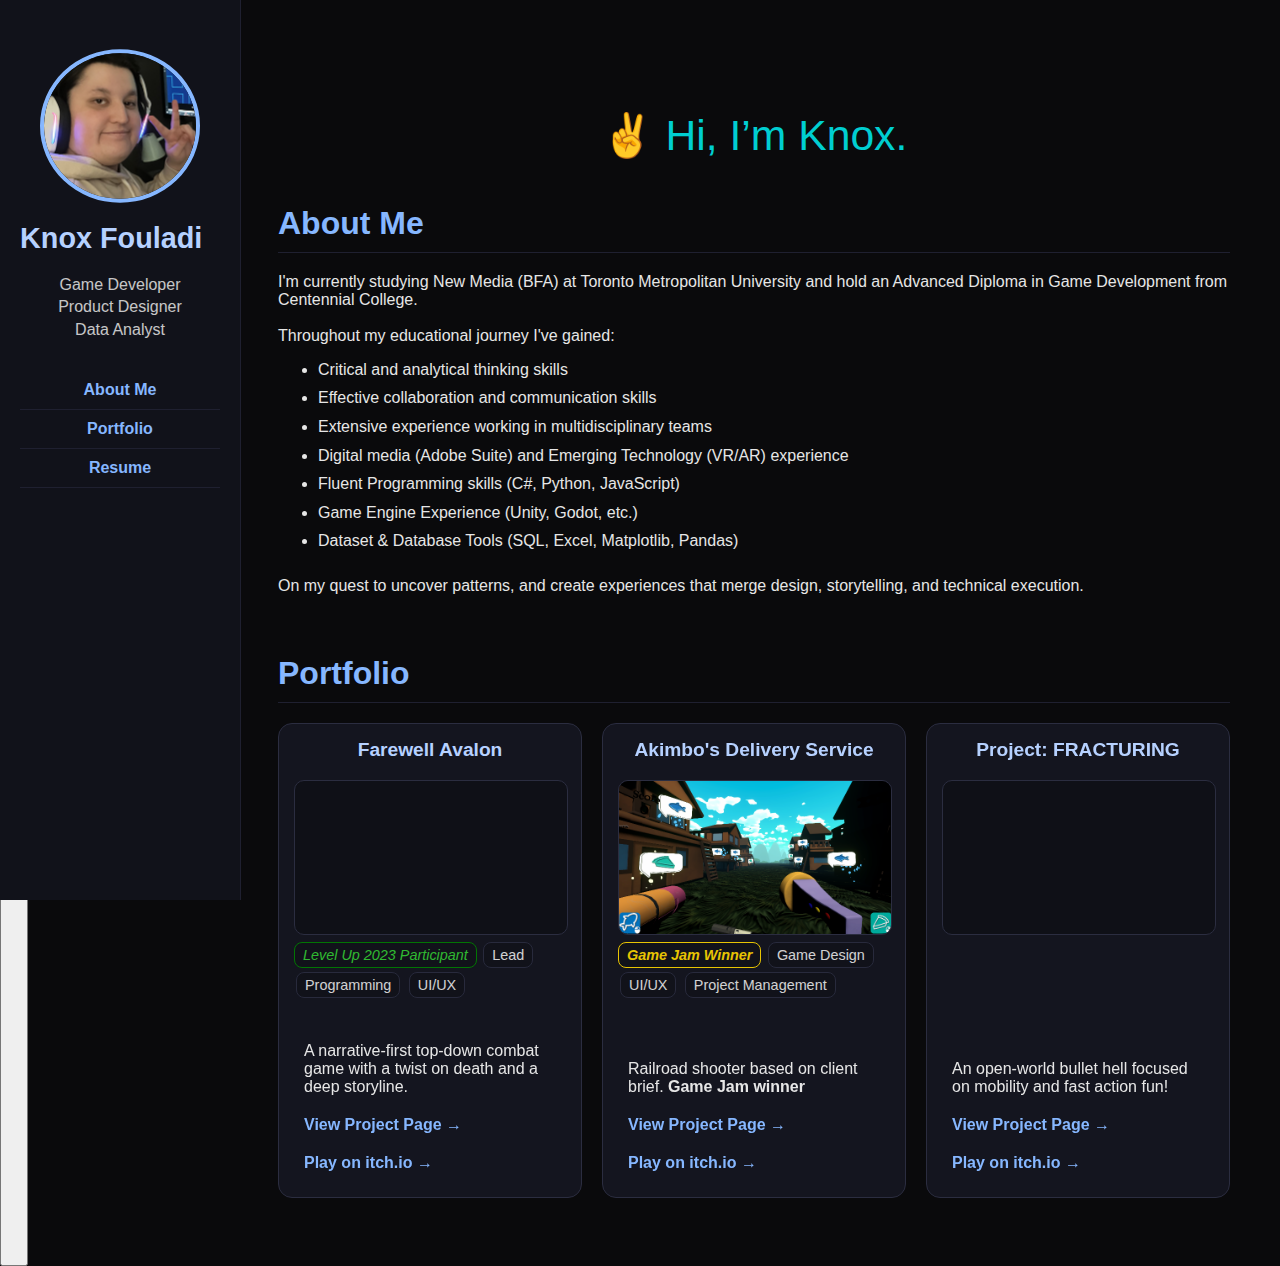
<file: index.html>
<!DOCTYPE html>
<html lang="en">
<head>
    <meta charset="UTF-8">
    <meta name="viewport" content="width=device-width, initial-scale=1.0">
    <title>Knox Fouladi – Portfolio</title>
    <link rel="stylesheet" href="stylesheets/MainMenuStyle.css" />

</head>
<body>
    <button class="hamburger" aria-label="Toggle menu">
        ☰
    </button>

    <!-- SIDEBAR -->
    <div class="sidebar">
        <div class="avatar">
            <img src="assets/images/personal/ProfilePicture.png">
        </div>
        <h1>Knox Fouladi</h1>

        <div class="roles">
            Game Developer<br>
            Product Designer<br>
            Data Analyst<br>
        </div>

        <div class="nav-links">
            <a href="#about">About Me</a>
            <a href="#portfolio">Portfolio</a>
            <a href="Resume.html">Resume</a>
        </div>
    </div>

    <!-- MAIN CONTENT -->
    <div class="content">

        <!-- ABOUT -->
        <section id="about">
            <br>
            <br>
            <br>
            <p>
                <span style="font-family:Impact, Haettenschweiler, 'Arial Narrow Bold', sans-serif;
font-weight:100;
font-size:32pt;
color:darkturquoise;
                    display: flex;
                        justify-content: center;
                        align-items: center; ">
                    &#9996; Hi, I’m Knox.
                </span>
                <br>
                <h2>About Me</h2>

                I'm currently studying New Media (BFA) at Toronto Metropolitan University and hold an Advanced Diploma in Game Development from Centennial College.
                <br>
                <br>
                Throughout my educational journey I've gained:
                <ul>
                    <li>Critical and analytical thinking skills</li>
                    <li>Effective collaboration and communication skills</li>
                    <li>Extensive experience working in multidisciplinary teams</li>
                    <li>Digital media (Adobe Suite) and Emerging Technology (VR/AR) experience</li>
                    <li>Fluent Programming skills (C#, Python, JavaScript)
                    <li>Game Engine Experience (Unity, Godot, etc.)</li>
                    <li>Dataset & Database Tools (SQL, Excel, Matplotlib, Pandas)

                </ul>

                On my quest to uncover patterns, and create experiences that merge design, storytelling, and technical execution.

            </p>
        </section>

        <!-- WORKS -->
        <section id="portfolio">
            <h2>Portfolio</h2>

            <div class="projects">

                <!-- PROJECT 1 -->
                <div class="card">
                    <a href="projects/farewell-avalon.html">
                        <h3>Farewell Avalon</h3>

                        <div class="media">
                            <iframe src="https://www.youtube.com/embed/zou9p6nuxus" frameborder="0" allowfullscreen></iframe>
                        </div>
                    </a>
                    <div class="tags">
                        <div class="level-up-tag">Level Up 2023 Participant</div>
                        <div class="tag">Lead</div>
                        <div class="tag">Programming</div>
                        <div class="tag">UI/UX</div>
                    </div>
                    <p>A narrative-first top-down combat game with a twist on death and a deep storyline.</p>

                    <p><a href="projects/farewell-avalon.html">View Project Page →</a></p>
                    <p><a href="https://centennial-game-dev.itch.io/farewell-avalon" target="_blank">Play on itch.io →</a></p>
                </div>

                <!-- PROJECT 2 -->
                <div class="card">
                    <a href="projects/akimbo.html">
                        <h3>Akimbo's Delivery Service</h3>
                    </a>

                    <div class="media">
                        <img src="assets/images/AkimboGameplay.png">
                    </div>


                    <div class="tags">
                        <div class="game-jam-tag">

                            <a href="https://itch.io/jam/centennial-game-dev-jam-week-fall-2023/results">
                                <span style="color: gold;">
                                    Game Jam Winner
                                </span>
                            </a>
                        </div>

                        <div class="tag">Game Design</div>
                        <div class="tag">UI/UX</div>
                        <div class="tag">Project Management</div>

                    </div>
                    <p>Railroad shooter based on client brief. <b>Game Jam winner</b></p>


                    <p><a href="projects/akimbo.html">View Project Page →</a></p>
                    <p><a href="https://knoxulla.itch.io/akimbo-delivery-service" target="_blank">Play on itch.io →</a></p>
                </div>

                <!-- PROJECT 3 -->
                <div class="card">
                    <a href="projects/fracturing-dive.html">
                        <h3>Project: FRACTURING</h3>
                    </a>
                    <div class="media"></div>
                    <p>An open-world bullet hell focused on mobility and fast action fun!</p>



                    <p><a href="projects/fracturing-dive.html">View Project Page →</a></p>
                    <p><a href="https://onetrailgames.itch.io/proj-fracturing" target="_blank">Play on itch.io →</a></p>
                </div>

                <!--<!-- PROJECT 4 --
                <div class="card">
                    <h3>Chrono</h3>
                    <p>A long-form content web application.</p>

                    <div class="media">
                        <iframe src="https://www.youtube.com/embed/O2IVXrABLd4" frameborder="0" allowfullscreen></iframe>
                    </div>

                    <p><a href="projects/chrono.html">View Project Page →</a></p>
                </div>

                <!-- PROJECT 5 --
                <div class="card">
                    <h3>One Trail Games</h3>
                    <p>Branding, UI/UX, and studio identity work for an indie game company.</p>

                    <div class="media"></div>

                    <p><a href="projects/onetrailgames.html">View Project Page →</a></p>
                </div>-->

            </div>
        </section>

    </div>
    <script>
                    const btn = document.querySelector('.hamburger');
                    const sidebar = document.querySelector('.sidebar');

                    btn.addEventListener('click', () => {
                      const open = sidebar.classList.toggle('open');

                      btn.textContent = open ? '✕' : '☰';
                      btn.setAttribute('aria-expanded', open);
                      btn.setAttribute('aria-label', open ? 'Close menu' : 'Open menu');
                    });


               // Close when clicking a nav link
        document.querySelectorAll('.nav-links a').forEach(link => {
          link.addEventListener('click', () => {
            closeMenu();
          });
        });

        // Close when clicking outside
        document.addEventListener('click', (e) => {
          if (
            sidebar.classList.contains('open') &&
            !sidebar.contains(e.target) &&
            !btn.contains(e.target)
          ) {
            closeMenu();
          }
        });

        function closeMenu() {
          sidebar.classList.remove('open');
          btn.textContent = '☰';
          btn.setAttribute('aria-expanded', 'false');
          btn.setAttribute('aria-label', 'Open menu');
        }
    </script>
</body>

</html>
</file>
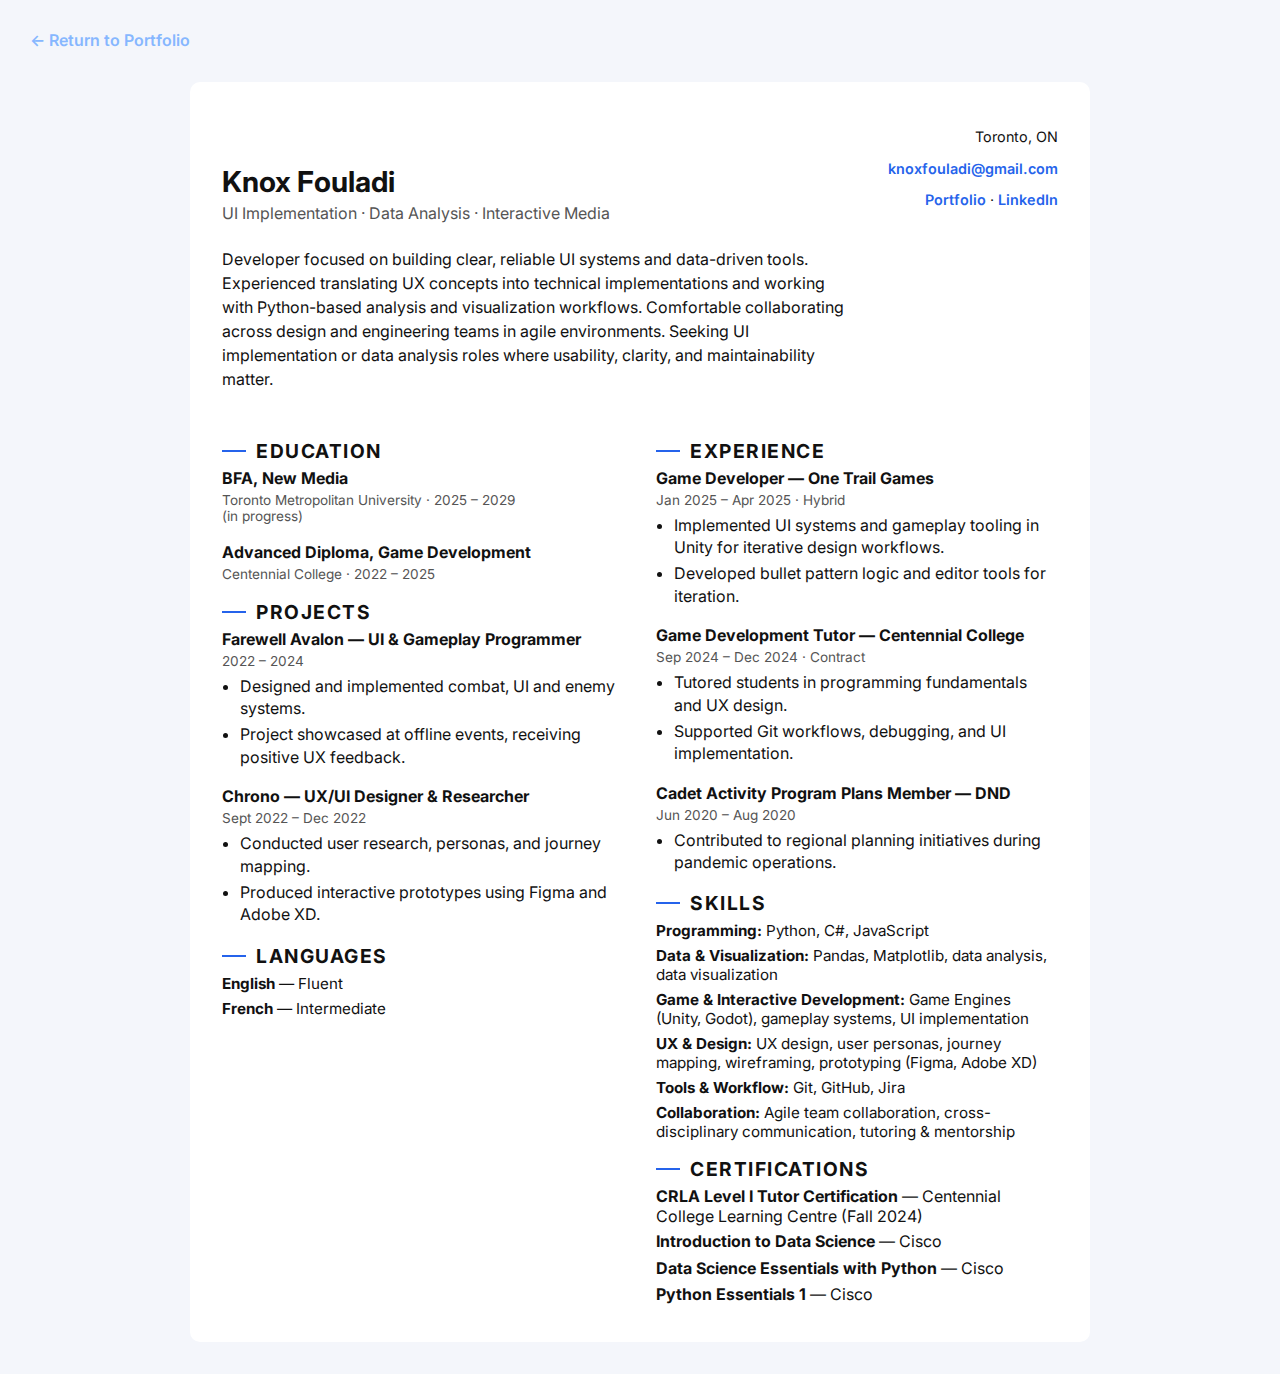
<file: Resume.html>
﻿<!doctype html>
<html lang="en">
<head>
<meta charset="utf-8">
<meta name="viewport" content="width=device-width, initial-scale=1">
<title>Knox Fouladi – Resume</title>
<link rel="preconnect" href="https://fonts.googleapis.com">
<link rel="preconnect" href="https://fonts.gstatic.com" crossorigin>
<link href="https://fonts.googleapis.com/css2?family=Inter:wght@400;500;600&display=swap" rel="stylesheet">
<link rel="stylesheet" href="stylesheets/resume.css">
</head>
<a href="../index.html" class="back-link"><span style="margin: 30px 30px 0px 30px;display:inline-block;">← Return to Portfolio</span></a>

<body>
<main class="resume">

<header>
  <div>
    <h1>Knox Fouladi</h1>
    <p class="subtitle">UI Implementation · Data Analysis · Interactive Media</p>
  </div>

  <div class="contact">
    <p>Toronto, ON</p>
    <p><a href="mailto:knoxfouladi@gmail.com">knoxfouladi@gmail.com</a></p>
    <p>
      <a href="https://knoxulla.github.io/portfolio">Portfolio</a> ·
      <a href="https://www.linkedin.com/in/knoxfouladi/">LinkedIn</a>
    </p>
  </div>
</header>

<section class="summary">
  <p>
    Developer focused on building clear, reliable UI systems and data-driven tools.
    Experienced translating UX concepts into technical implementations and working
    with Python-based analysis and visualization workflows. Comfortable collaborating
    across design and engineering teams in agile environments. Seeking UI implementation
    or data analysis roles where usability, clarity, and maintainability matter.
  </p>
</section>

<section class="content">

  <!-- LEFT COLUMN -->
  <div class="column">
      <h2>Education</h2>

    <div class="entry">
      <h3>BFA, New Media</h3>
      <span class="meta">Toronto Metropolitan University · 2025 – 2029 <br>(in progress)</span>
    </div>

    <div class="entry">
      <h3>Advanced Diploma, Game Development</h3>
      <span class="meta">Centennial College · 2022 – 2025</span>
    </div>
    <h2>Projects</h2>

    <div class="entry">
      <h3>Farewell Avalon — UI & Gameplay Programmer</h3>
      <span class="meta">2022 – 2024</span>
      <ul>
        <li>Designed and implemented combat, UI and enemy systems.</li>
        <li>Project showcased at offline events, receiving positive UX feedback.</li>
      </ul>
    </div>

    <div class="entry">
      <h3>Chrono — UX/UI Designer & Researcher</h3>
      <span class="meta">Sept 2022 – Dec 2022</span>
      <ul>
        <li>Conducted user research, personas, and journey mapping.</li>
        <li>Produced interactive prototypes using Figma and Adobe XD.</li>
      </ul>
    </div>

    <h2>Languages</h2>

    <div class="skills">
      <p><strong>English</strong> — Fluent</p>
      <p><strong>French</strong> — Intermediate</p>
    </div>
    
  </div>

  <!-- RIGHT COLUMN -->
  <div class="column">
    <h2>Experience</h2>

    <div class="entry">
      <h3>Game Developer — One Trail Games</h3>
      <span class="meta">Jan 2025 – Apr 2025 · Hybrid</span>
      <ul>
        <li>Implemented UI systems and gameplay tooling in Unity for iterative design workflows.</li>
        <li>Developed bullet pattern logic and editor tools for iteration.</li>
      </ul>
    </div>

    <div class="entry">
      <h3>Game Development Tutor — Centennial College</h3>
      <span class="meta">Sep 2024 – Dec 2024 · Contract</span>
      <ul>
        <li>Tutored students in programming fundamentals and UX design.</li>
        <li>Supported Git workflows, debugging, and UI implementation.</li>
      </ul>
    </div>

    <div class="entry">
      <h3>Cadet Activity Program Plans Member — DND</h3>
      <span class="meta">Jun 2020 – Aug 2020</span>
      <ul>
        <li>Contributed to regional planning initiatives during pandemic operations.</li>
      </ul>
    </div>

<h2>Skills</h2>

<div class="skills">
  <p><strong>Programming:</strong> Python, C#, JavaScript</p>

  <p><strong>Data & Visualization:</strong> Pandas, Matplotlib, data analysis, data visualization</p>

  <p><strong>Game & Interactive Development:</strong> Game Engines (Unity, Godot), gameplay systems, UI implementation</p>

  <p><strong>UX & Design:</strong> UX design, user personas, journey mapping, wireframing, prototyping (Figma, Adobe XD)</p>

  <p><strong>Tools & Workflow:</strong> Git, GitHub, Jira</p>

  <p><strong>Collaboration:</strong> Agile team collaboration, cross-disciplinary communication, tutoring & mentorship</p>
</div>

    

    <h2>Certifications</h2>

    <ul class="plain">
        <strong>CRLA Level I Tutor Certification</strong> — 
    Centennial College Learning Centre (Fall 2024)
      <li><strong>Introduction to Data Science</strong> — Cisco</li>
      <li><strong>Data Science Essentials with Python</strong> — Cisco</li>
      <li><strong>Python Essentials 1</strong> — Cisco</li>
      <li>
  </li>
    </ul>
  </div>

</section>

</main>
</body>
</html>
</file>
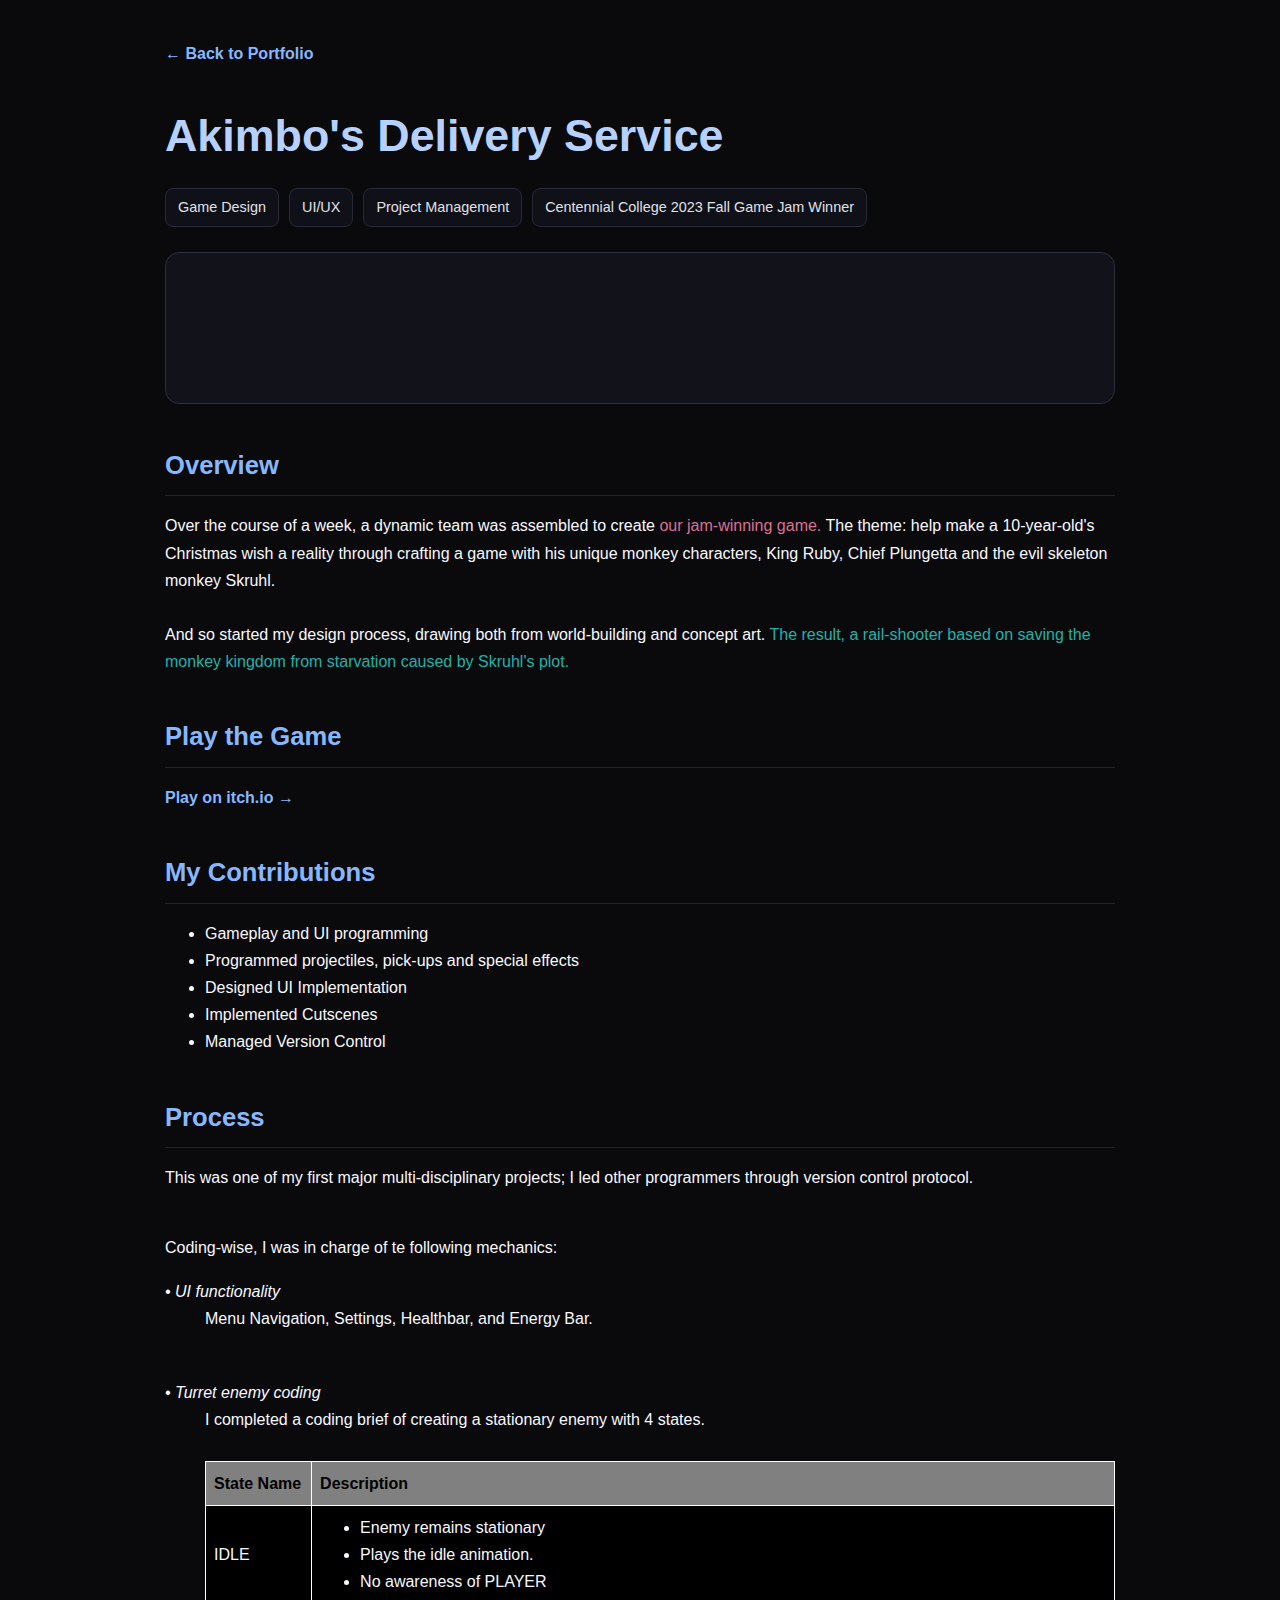
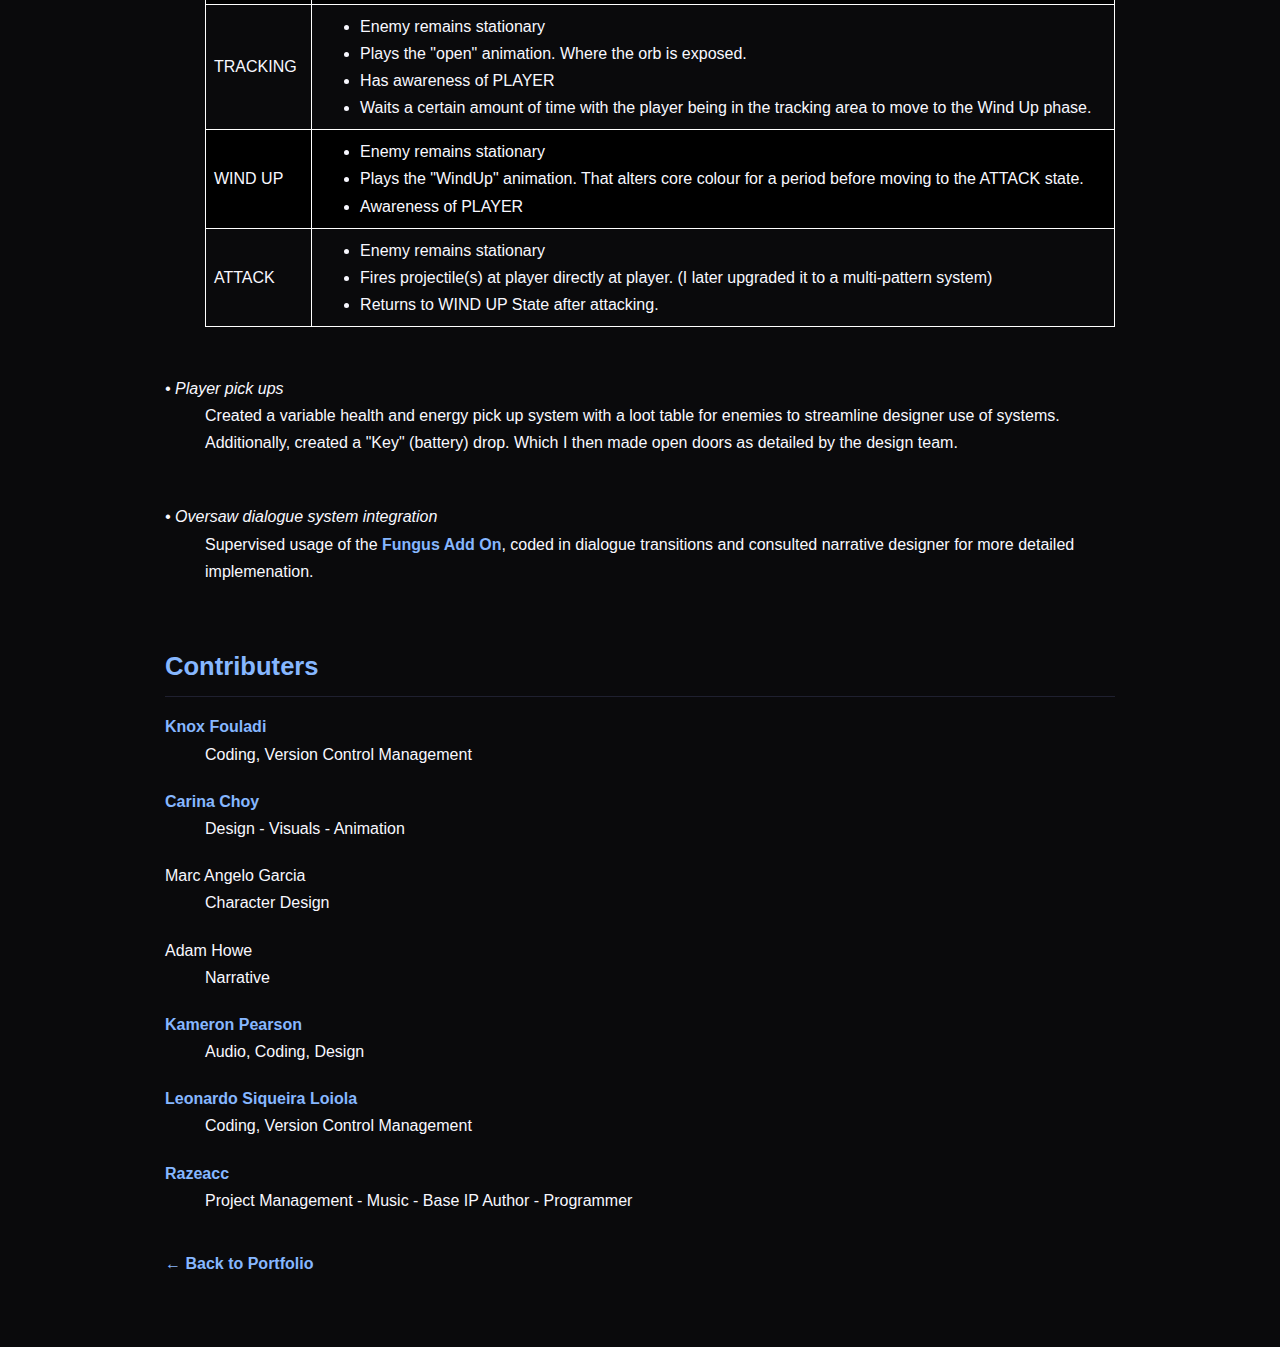
<file: projects/akimbo.html>
<!DOCTYPE html>
<html lang="en">
<head>
    <meta charset="UTF-8">
    <meta name="viewport" content="width=device-width, initial-scale=1.0">
    <title>Farewell Avalon</title>

    <style>

        table {
            font-family: arial, sans-serif;
            border-collapse: collapse;
            width: 100%;
        }

        dd {
            padding-bottom: 15pt;
        }

        td, th {
            border: 1px solid white;
            text-align: left;
            padding: 8px;
        }

        th {
            background-color: gray;
            color: black
        }

        tr:nth-child(even) {
            background-color: black;
        }

        body {
            margin: 0;
            font-family: "Inter", sans-serif;
            background: #0a0a0c;
            color: ghostwhite;
            padding: 40px;
            max-width: 950px;
            margin-left: auto;
            margin-right: auto;
            line-height: 1.7;
        }

        a {
            color: #86b7ff;
            text-decoration: none;
            font-weight: 600;
        }

            a:hover {
                text-decoration: underline;
            }

        .back {
            display: inline-block;
            margin-bottom: 30px;
            color: #86b7ff;
        }

        h1 {
            font-size: 2.8rem;
            margin-top: 0;
            margin-bottom: 10px;
            color: #b6d1ff;
        }

        h2 {
            font-size: 1.6rem;
            margin-top: 40px;
            margin-bottom: 12px;
            border-bottom: 1px solid #1f2030;
            padding-bottom: 8px;
            color: #86b7ff;
        }

        .media {
            margin: 25px 0;
            border-radius: 14px;
            overflow: hidden;
            background: #11121a;
            border: 1px solid #2b2d40;
        }

        iframe, video, img {
            width: 100%;
            display: block;
        }

        /* Hide missing images automatically */
        img, video {
            background: #11121a;
        }

            img[onerror], video[onerror] {
                display: none;
            }

        /* TAGS */
        .tags {
            margin-top: 15px;
            display: flex;
            flex-wrap: wrap;
            gap: 10px;
        }

        .tag {
            background: #11121a;
            border: 1px solid #2b2d40;
            padding: 6px 12px;
            border-radius: 8px;
            font-size: 0.9rem;
            opacity: 0.9;
        }

    </style>
</head>

<body>

    <a class="back" href="../index.html">← Back to Portfolio</a>

    <h1>Akimbo's Delivery Service</h1>

    <div class="tags">
        <div class="tag">Game Design</div>
        <div class="tag">UI/UX</div>
        <div class="tag">Project Management</div>
        <div class="tag"> Centennial College 2023 Fall Game Jam Winner</div>
    </div>

    <!-- MEDIA BLOCK -->
    <div class="media">
        <!-- Replace with YouTube embed OR your MP4 -->
        <iframe src="https://www.youtube.com/embed/YOUR_VIDEO_ID"
                frameborder="0"
                allowfullscreen>
        </iframe>
    </div>

    <h2>Overview</h2>
    <p>

        Over the course of a week, a dynamic team was assembled to create <span style="color:palevioletred">our jam-winning game.</span> The theme: help make a 10-year-old's Christmas wish a reality through crafting a game with his unique monkey characters, King Ruby, Chief Plungetta and the evil skeleton monkey Skruhl.
        <br>
        <br>
        And so started my design process, drawing both from world-building and concept art. <span style="color:lightseagreen;">The result, a rail-shooter based on saving the monkey kingdom from starvation caused by Skruhl's plot.</span>
    </p>
    <h2>Play the Game</h2>
    <p><a href="https://knoxulla.itch.io/akimbo-delivery-service" target="_blank">Play on itch.io →</a></p>

    <h2>My Contributions</h2>
    <ul>
        <li> Gameplay and UI programming</li>
        <li> Programmed projectiles, pick-ups and special effects</li>
        <li> Designed UI Implementation</li>
        <li> Implemented Cutscenes</li>
        <li> Managed Version Control</li>
    </ul>

    <h2>Process</h2>
    <p>
        This was one of my first major multi-disciplinary projects; I led other programmers through version control protocol.
        <br>
        <br>
    <p>
        Coding-wise, I was in charge of te following mechanics:
        <dl>
            <dt style="font-style:italic">&#x2022; UI functionality
            <dd>
                Menu Navigation, Settings, Healthbar, and Energy Bar.
                <br>
                <br>
            </dd>
            <dt style="font-style:italic">
                &#x2022; Turret enemy coding
            </dt>
            <dd>
                I completed a coding brief of creating a stationary enemy with 4 states.
                <br>
                <br>
                <div class=" = table">
                    <table>
                        <tr>
                            <th>State Name</th>
                            <th>Description</th>
                        </tr>
                        <tr>
                            <td>IDLE
                            <td>
                                <ul>
                                    <li>Enemy remains stationary
                                    <li>Plays the idle animation.
                                    <li>No awareness of PLAYER
                                </ul>
                        </tr>
                        <tr>
                            <td>TRACKING
                            <td>
                                <ul>
                                    <li>Enemy remains stationary
                                    <li>Plays the "open" animation. Where the orb is exposed.
                                    <li>Has awareness of PLAYER
                                    <li>Waits a certain amount of time with the player being in the tracking area to move to the Wind Up phase.
                                </ul>
                        </tr>
                        <tr>
                            <td>WIND UP
                            <td>
                                <ul>
                                    <li>Enemy remains stationary
                                    <li>Plays the "WindUp" animation. That alters core colour for a period before moving to the ATTACK state.
                                    <li>Awareness of PLAYER
                                </ul>
                        </tr>
                        <tr>
                            <td>ATTACK
                            <td>
                                <ul>
                                    <li>Enemy remains stationary
                                    <li>Fires projectile(s) at player directly at player. (I later upgraded it to a multi-pattern system)
                                    <li>Returns to WIND UP State after attacking.
                                </ul>
                        </tr>
                    </table>
                </div>
                <br>
            </dd>
            <dt style="font-style:italic">
                &#x2022; Player pick ups
            </dt>
            <dd>
                Created a variable health and energy pick up system with a loot table for enemies to streamline designer use of systems.
                <br>
                Additionally, created a "Key" (battery) drop. Which I then made open doors as detailed by the design team.
                <br>
                <br>
            </dd>
            <dt style="font-style:italic">
                &#x2022; Oversaw dialogue system integration

            </dt>
            <dd>
                Supervised usage of the <a href="https://github.com/snozbot/fungus">Fungus Add On</a>, coded in dialogue transitions and consulted narrative designer for more detailed implemenation.
            </dd>
        </dl>

    </p>

   
  
    <h2>Contributers</h2>
    <p>
        <dl>
            <dt><a href="https://www.linkedin.com/in/knoxfouladi/">Knox Fouladi</a></dt>
            <dd>Coding, Version Control Management</dd>

            <dt><a href="https://www.linkedin.com/in/carina-choy-3b979625a/">Carina Choy</a></dt>
            <dd>
                Design - Visuals - Animation
            </dd>

            <dt>Marc Angelo Garcia</dt>
            <dd>Character Design</dd>
            <dt>Adam Howe</dt>
            <dd>Narrative</dd>

            <dt><a href="https://www.linkedin.com/in/kameron-pearson-145b8925a/">Kameron Pearson</a></dt>
            <dd>Audio, Coding, Design</dd>

            <dt><a href="https://www.linkedin.com/in/ultraboo/">Leonardo Siqueira Loiola</a></dt>
            <dd>Coding, Version Control Management</dd>

            <dt><a href="https://www.youtube.com/channel/UCwgrJuY4IsOSLKBDFHg8Jbw">Razeacc</a></dt>
            <dd>Project Management - Music - Base IP Author - Programmer</dd>

        </dl>
    </p>
</body>
</html>


    <a class="back" href="../index.html">← Back to Portfolio</a>

    

</body>
</html>
</file>
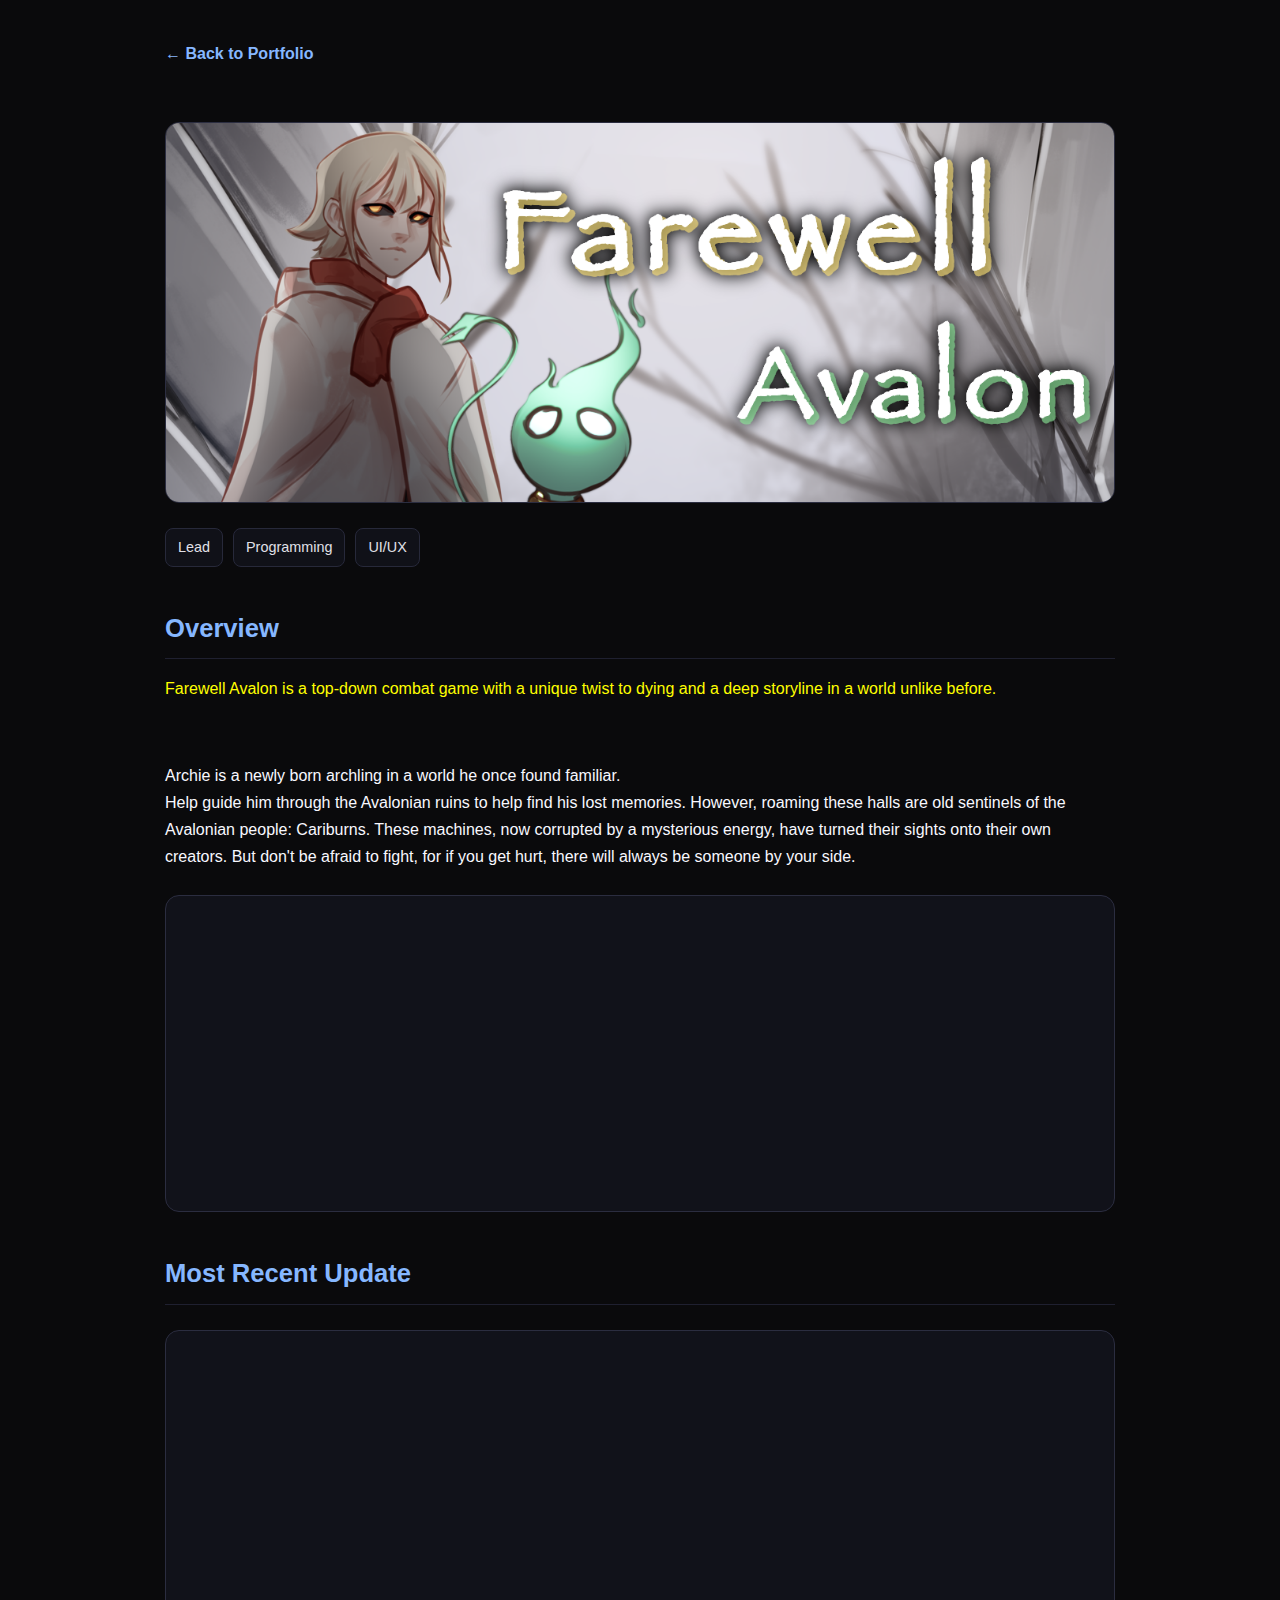
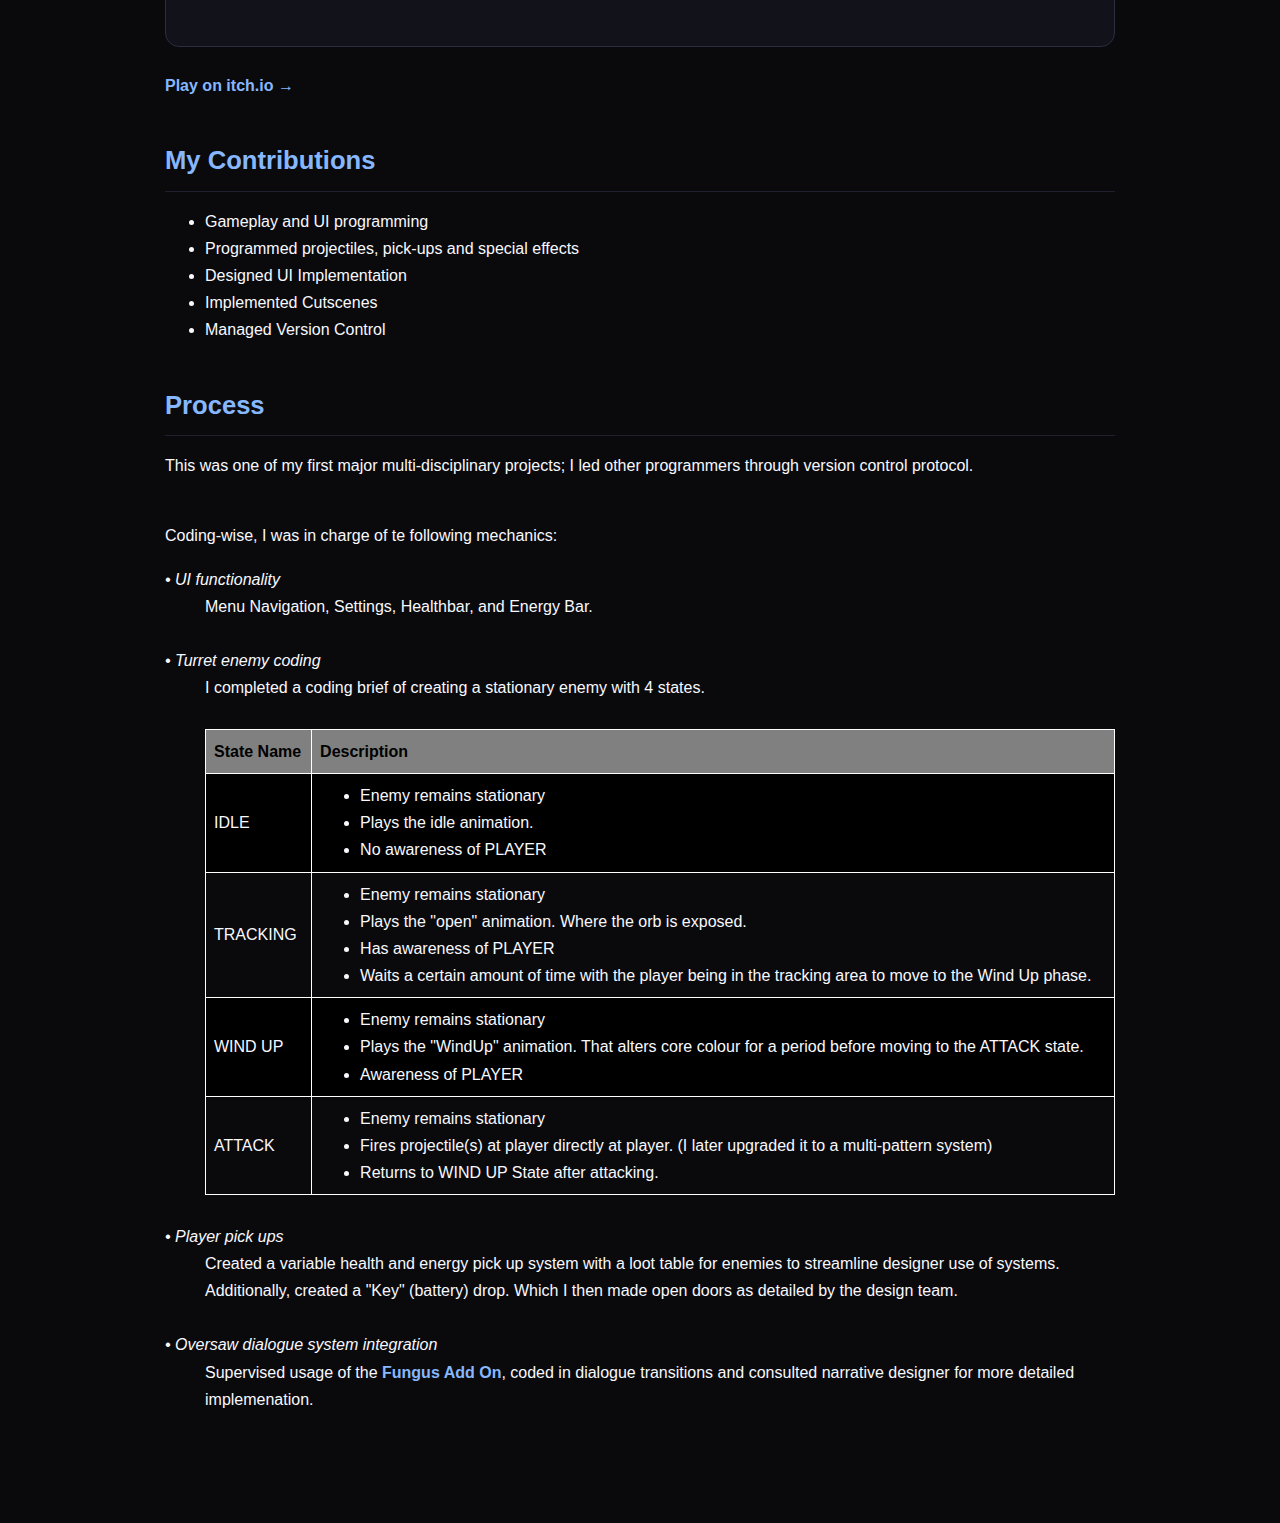
<file: projects/farewell-avalon.html>
<!DOCTYPE html>
<html lang="en">
<head>
    <meta charset="UTF-8">
    <meta name="viewport" content="width=device-width, initial-scale=1.0">
    <title>Farewell Avalon</title>

    <style>

        table {
            font-family: arial, sans-serif;
            border-collapse: collapse;
            width: 100%;
        }

        td, th {
            border: 1px solid white;
            text-align: left;
            padding: 8px;
        }

        th {
            background-color: gray;
            color: black
        }

        tr:nth-child(even) {
            background-color: black;
        }

        body {
            margin: 0;
            font-family: "Inter", sans-serif;
            background: #0a0a0c;
            color: ghostwhite;
            padding: 40px;
            max-width: 950px;
            margin-left: auto;
            margin-right: auto;
            line-height: 1.7;
        }

        a {
            color: #86b7ff;
            text-decoration: none;
            font-weight: 600;
        }

            a:hover {
                text-decoration: underline;
            }

        .back {
            display: inline-block;
            margin-bottom: 30px;
            color: #86b7ff;
        }

        h1 {
            font-size: 2.8rem;
            margin-top: 0;
            margin-bottom: 10px;
            color: #b6d1ff;
        }

        h2 {
            font-size: 1.6rem;
            margin-top: 40px;
            margin-bottom: 12px;
            border-bottom: 1px solid #1f2030;
            padding-bottom: 8px;
            color: #86b7ff;
        }

        .media {
            margin: 25px 0;
            border-radius: 14px;
            overflow: hidden;
            background: #11121a;
            border: 1px solid #2b2d40;
        }

        iframe, video, img {
            width: 100%;
            display: block;
        }

        /* Hide missing images automatically */
        img, video {
            background: #11121a;
        }

            img[onerror], video[onerror] {
                display: none;
            }

        /* TAGS */
        .tags {
            margin-top: 15px;
            display: flex;
            flex-wrap: wrap;
            gap: 10px;
        }

        .tag {
            background: #11121a;
            border: 1px solid #2b2d40;
            padding: 6px 12px;
            border-radius: 8px;
            font-size: 0.9rem;
            opacity: 0.9;
        }

    </style>
</head>

<body>

    <a class="back" href="../index.html">← Back to Portfolio</a>




    <div class="media">
        <img src="../assets/images/FarewellAvalon_Banner.png">
    </div>
    <div class="tags">
        <div class="tag">Lead</div>
        <div class="tag">Programming</div>
        <div class="tag">UI/UX</div>
    </div>
    <h2>Overview</h2>
    <p style="color:yellow;">
        Farewell Avalon is a top-down combat game with a unique twist to dying and a deep storyline in a world unlike before.
    </p>
    <br>
    <p>
        Archie is a newly born archling in a world he once found familiar.
        <br>
        Help guide him through the Avalonian ruins to help find his lost memories. However, roaming these halls are old sentinels of the Avalonian people: Cariburns. These machines, now corrupted by a mysterious energy, have turned their sights onto their own creators. But don't be afraid to fight, for if you get hurt, there will always be someone by your side.
    </p>
    <!-- MEDIA BLOCK -->

    <div class="media">
        <!-- Replace with YouTube embed OR your MP4 -->
        <iframe width="560"
                height="315"
                src="https://www.youtube.com/embed/IrIHyenmNT0?si=UxNYmpPmiEXoIUnl"
                title="YouTube video player"
                frameborder="0"
                allow="accelerometer; autoplay; clipboard-write; encrypted-media; gyroscope; picture-in-picture; web-share"
                referrerpolicy="strict-origin-when-cross-origin"
                allowfullscreen>
        </iframe>

    </div>
    <h2>Most Recent Update</h2>
    <div class="media">
        <iframe width="560"
                height="315"
                src="https://www.youtube.com/embed/zou9p6nuxus?si=AEM8i_Vta0SjaHDb"
                title="YouTube video player"
                frameborder="0"
                allow="accelerometer; autoplay; clipboard-write; encrypted-media; gyroscope; picture-in-picture; web-share"
                referrerpolicy="strict-origin-when-cross-origin" allowfullscreen>
        </iframe>
    </div>
    <p><a href="https://centennial-game-dev.itch.io/farewell-avalon" target="_blank">Play on itch.io →</a></p>



    <h2>My Contributions</h2>
    <ul>
        <li> Gameplay and UI programming</li>
        <li> Programmed projectiles, pick-ups and special effects</li>
        <li> Designed UI Implementation</li>
        <li> Implemented Cutscenes</li>
        <li> Managed Version Control</li>
    </ul>

    <h2>Process</h2>
    <p>
        This was one of my first major multi-disciplinary projects; I led other programmers through version control protocol.
        <br>
        <br>
    <p>
        Coding-wise, I was in charge of te following mechanics:
        <dl>
            <dt style="font-style:italic">&#x2022; UI functionality
            <dd>
                Menu Navigation, Settings, Healthbar, and Energy Bar.
                <br>
                <br>
            </dd>
            <dt style="font-style:italic">
                &#x2022; Turret enemy coding
            </dt>
            <dd>
                I completed a coding brief of creating a stationary enemy with 4 states.
                <br>
                <br>
                <div class=" = table">
                    <table>
                        <tr>
                            <th>State Name</th>
                            <th>Description</th>
                        </tr>
                        <tr>
                            <td>IDLE
                            <td>
                                <ul>
                                    <li>Enemy remains stationary
                                    <li>Plays the idle animation.
                                    <li>No awareness of PLAYER
                                </ul>
                        </tr>
                        <tr>
                            <td>TRACKING
                            <td>
                                <ul>
                                    <li>Enemy remains stationary
                                    <li>Plays the "open" animation. Where the orb is exposed.
                                    <li>Has awareness of PLAYER
                                    <li>Waits a certain amount of time with the player being in the tracking area to move to the Wind Up phase.
                                </ul>
                        </tr>
                        <tr>
                            <td>WIND UP
                            <td>
                                <ul>
                                    <li>Enemy remains stationary
                                    <li>Plays the "WindUp" animation. That alters core colour for a period before moving to the ATTACK state.
                                    <li>Awareness of PLAYER
                                </ul>
                        </tr>
                        <tr>
                            <td>ATTACK
                            <td>
                                <ul>
                                    <li>Enemy remains stationary
                                    <li>Fires projectile(s) at player directly at player. (I later upgraded it to a multi-pattern system)
                                    <li>Returns to WIND UP State after attacking.
                                </ul>
                        </tr>
                    </table>
                </div>
                <br>
            </dd>
            <dt style="font-style:italic">
                &#x2022; Player pick ups
            </dt>
            <dd>
                Created a variable health and energy pick up system with a loot table for enemies to streamline designer use of systems.
                <br>
                Additionally, created a "Key" (battery) drop. Which I then made open doors as detailed by the design team.
                <br>
                <br>
            </dd>
            <dt style="font-style:italic">
                &#x2022; Oversaw dialogue system integration

            </dt>
            <dd>
                Supervised usage of the <a href="https://github.com/snozbot/fungus">Fungus Add On</a>, coded in dialogue transitions and consulted narrative designer for more detailed implemenation.
            </dd>
        </dl>

    </p>

    <!--<div class="media">
        <img src="../assets/images/FarewellAvalon_Banner.png">
    </div>-->


    <br>
    <br>

</body>
</html>
</file>
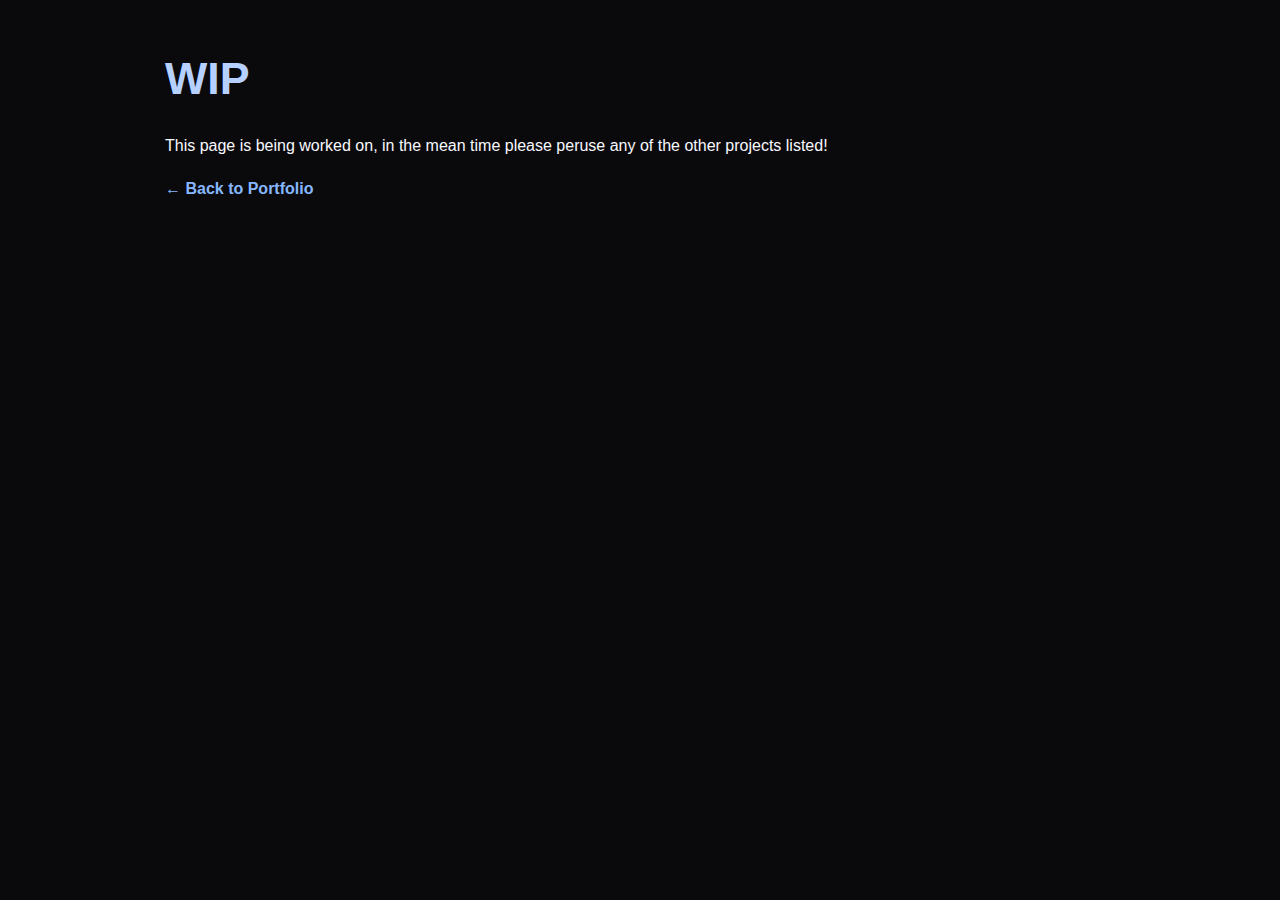
<file: projects/fracturing-dive.html>
﻿<!DOCTYPE html>

<html lang="en" xmlns="http://www.w3.org/1999/xhtml">
<head>
    <meta charset="utf-8" />
    <title>Fracturing Dive</title>
    <meta name="viewport" content="width=device-width, initial-scale=1.0">

    <link rel="stylesheet" href="../stylesheets/ProjectStyle.css" />
</head>
<body>
    <h1><span style="text-align: center">WIP</span></h1>
    <p>
        This page is being worked on, in the mean time please peruse any of the other projects listed!
    </p>
     <a class="back" href="../index.html">← Back to Portfolio</a>
</body>
</html>
</file>
<file: stylesheets/MainMenuStyle.css>
﻿
body {
    margin: 0;
    font-family: "Inter", sans-serif;
    background: #0a0a0c;
    color: #e6e6e6;
    display: flex;
    min-height: 100vh;
}

/* SIDEBAR */
.sidebar {
    width: 200px;
    background: #11121a;
    border-right: 1px solid #1f2030;
    padding: 30px 20px;
    position: fixed;
    text-align: center;
    top: 0;
    left: 0;
    bottom: 0;
    overflow-y: auto;
}

    .sidebar h1 {
        margin-top: 0;
        font-size: 1.8rem;
        font-weight: 700;
        color: #b6d1ff;
    }

.avatar {
    transform: scale(0.8);
    border: 5px solid #86b7ff; /* change color/thickness */
    border-radius: 100%;
    overflow: hidden;
    display: flex;
    justify-content: center; /* horizontal */
    align-items: center; /* vertical */
    object-position: center;
}

    .avatar img {
        transform: scale(1.2);
        object-fit: cover;
        object-position: center;
    }



.roles {
    margin-bottom: 30px;
    line-height: 1.4;
    opacity: 0.85;
}

.nav-links a {
    display: block;
    padding: 10px 0;
    color: #86b7ff;
    font-weight: 600;
    text-decoration: none;
    border-bottom: 1px solid #1f2030;
}

    .nav-links a:hover {
        color: #ffffff;
    }

/* MAIN CONTENT */
.content {
    margin-left: 200px;
    padding: 40px 50px;
    width: calc(100% - 200px);
}

section {
    margin-bottom: 60px;
}

h1, h2, h3 {
    text-align: left;
}

.card h3 {
    text-align: center; /* card titles always centered */
}

h2 {
    font-size: 2rem;
    color: #86b7ff;
    margin-bottom: 20px;
    border-bottom: 1px solid #1f2030;
    padding-bottom: 10px;
    text-align: left;
    display: flex;
}

/* PROJECT GRID */
.projects {
    display: grid;
    grid-template-columns: repeat(auto-fill, minmax(260px, 1fr));
    gap: 20px; /* ← space between cards (both directions) */
    align-items: start;
}

.card {
    background: #14151f;
    border: 1px solid #2b2d40;
    border-radius: 14px;
    padding: 15px;
    transition: transform 0.4s ease-in-out, box-shadow 0.2s ease;
    display: grid;
    grid-template-rows: auto /* title */
    auto /* media */
    1fr /* body / filler */
    0.2fr; /* link */

    height: 100%;
}

    .card:hover {
        transform: translateY(-8px);
        box-shadow: 0px 6px 20px white;
    }

    .card h3 {
        margin-top: 0;
        font-size: 1.2rem;
        color: #b6d1ff;
        text-align: center;
    }

.media {
    aspect-ratio: 16 / 9; /* pick your ratio */
    width: 100%;
    overflow: hidden;
    border-radius: 10px;
    background: #0f1017;
    border: 1px solid #2b2d40;
}

    .media img,
    .media video,
    .media iframe {
        width: 100%;
        height: 100%;
        object-fit: cover; /* crop, don’t stretch */
        display: block;
    }

iframe, img, video {
    width: 100%;
    display: block;
}

.card a {
    color: #86b7ff;
    font-weight: 600;
    text-decoration: none;
}

.card p {
    margin: 10px;
    color: #e6e6e6;
    align-self: end;
}
/*
    .card a:hover {
        text-decoration: underline;
    }*/

/* TAGS */
.tags {
    margin-top: 5px;
    flex-wrap: wrap;
    flex-direction: row;
    gap: 2px;
    overflow-x: auto;
}

.tag {
    margin: 2px;
    background: #11121a;
    border: 1px solid #2b2d40;
    border-radius: 8px;
    width: fit-content;
    max-width: 100%;
    display: inline-flex; /* shrink to content */
    padding: 4px 8px;
    white-space: nowrap;
    font-size: 0.9rem;
    opacity: 0.9;
    text-align: center;
}

.game-jam-tag {
    color: gold;
    background: #11121a;
    font-style: italic;
    border: 1px solid gold;
    border-radius: 8px;
    width: fit-content;
    max-width: 100%;
    display: inline-flex; /* shrink to content */
    padding: 4px 8px;
    white-space: nowrap;
    font-size: 0.9rem;
    opacity: 0.9;
    text-align: center;
}

.level-up-tag {
    background: #11121a;
    border: 1px solid green;
    border-radius: 8px;
    width: fit-content;
    max-width: 100%;
    display: inline-flex; /* shrink to content */
    padding: 4px 8px;
    white-space: nowrap;
    font-size: 0.9rem;
    opacity: 0.9;
    text-align: center;
    color: #34cb34;
    font-style: italic;
}


table {
    font-family: arial, sans-serif;
    border-collapse: collapse;
    width: 100%;
}

dd, li {
    padding-bottom: 8pt;
}

td, th {
    border: 1px solid white;
    text-align: left;
    padding: 8px;
}

th {
    background-color: gray;
    color: black
}

tr:nth-child(even) {
    background-color: black;
}
/* MOBILE */
@media (max-width: 800px) {
    .sidebar {
        position: center;
        width: 100%;
        border-right: none;
        border-bottom: 1px solid #1f2030;
    }

    .content {
        margin-left: 0;
        width: 100%;
        padding: 20px;
    }

    .hamburger {
        display: none;
        position: fixed;
        top: 15px;
        left: 15px;
        z-index: 1101;
        font-size: 1.8rem;
        background: #11121a;
        color: #86b7ff;
        border: 1px solid #2b2d40;
        border-radius: 8px;
        padding: 8px 12px;
        cursor: pointer;
        line-height: 1;
        display: block;
    }
    .sidebar {
        position: fixed;
        top: 0;
        left: -100%;
        width: 240px;
        height: 100vh;
        transition: left 0.3s ease;
        z-index: 1100;
    }

        .sidebar.open {
            left: 0;
        }

    .projects {
        gap: 50px;
    }

    .content {
        margin-left: 0;
        width: 100%;
        padding: 20px;
    }

    h1, h2 {
        text-align: center;
    }
}
</file>
<file: stylesheets/resume.css>
﻿:root {
    --accent: #2563eb;
    --text: #111;
    --muted: #555;
    --bg: #ffffff;
}

* {
    box-sizing: border-box;
}

body {
    margin: 0;
    background: #f4f6fb;
    font-family: Inter, system-ui, sans-serif;
    color: var(--text);
}

.resume {
    max-width: 900px;
    margin: 32px auto;
    padding: 32px;
    background: var(--bg);
    border-radius: 10px;
}

/* Header */
header {
    display: grid;
    grid-template-columns: 1fr auto;
    gap: 24px;
    align-items: end;
}

h1 {
    margin: 0;
    font-size: 1.8rem;
}

.subtitle {
    margin: 4px 0 0;
    color: var(--muted);
}

.contact {
    text-align: right;
    font-size: 0.9rem;
}

    .contact a {
        color: var(--accent);
        text-decoration: none;
    }

/* Summary */
.summary {
    margin: 24px 0 32px;
    max-width: 75%;
    line-height: 1.5;
}

/* Main layout */
.content {
    display: grid;
    grid-template-columns: 1fr 1fr;
    gap: 32px;
}

/* Sections */
h2 {
    font-size: 1.2rem;
    letter-spacing: 0.08em;
    text-transform: uppercase;
    margin: 16px 0 5px;
    display: flex;
    align-items: center;
    gap: 10px;
}

    h2::before {
        content: "";
        width: 24px;
        height: 2px;
        background: var(--accent);
    }

.entry {
    margin-bottom: 18px;
}

    .entry h3 {
        margin: 0;
        font-size: 1rem;
    }

.meta {
    display: block;
    margin: 4px 0 6px;
    font-size: 0.85rem;
    color: var(--muted);
}

ul {
    margin: 0 0 0 18px;
    padding: 0;
}

li {
    margin: 4px 0;
    line-height: 1.4;
}

.skills p {
    margin: 6px 0;
    font-size: 0.95rem;
}

.plain {
    list-style: none;
    padding: 0;
    margin: 0;
}

a {
    color: #86b7ff;
    text-decoration: none;
    font-weight: 600;
}

    a:hover {
        text-decoration: underline;
    }

.back {
    display: inline-block;
    margin-bottom: 30px;
    color: #86b7ff;
}
/* Responsive */
@media (max-width: 760px) {
    header {
        grid-template-columns: 1fr;
    }

    .contact {
        text-align: left;
    }

    .summary {
        max-width: 100%;
    }

    .content {
        grid-template-columns: 1fr;
    }
}
</file>
<file: stylesheets/ProjectStyle.css>
﻿
table {
    font-family: arial, sans-serif;
    border-collapse: collapse;
    width: 100%;
}

dd {
    padding-bottom: 15pt;
}

td, th {
    border: 1px solid white;
    text-align: left;
    padding: 8px;
}

th {
    background-color: gray;
    color: black
}

tr:nth-child(even) {
    background-color: black;
}

body {
    margin: 0;
    font-family: "Inter", sans-serif;
    background: #0a0a0c;
    color: ghostwhite;
    padding: 40px;
    max-width: 950px;
    margin-left: auto;
    margin-right: auto;
    line-height: 1.7;
    padding-bottom: calc(40px + env(safe-area-inset-bottom));
}

a {
    color: #86b7ff;
    text-decoration: none;
    font-weight: 600;
}

    a:hover {
        text-decoration: underline;
    }

.back {
    display: inline-block;
    margin-bottom: 30px;
    color: #86b7ff;
}

h1 {
    font-size: 2.8rem;
    margin-top: 0;
    margin-bottom: 10px;
    color: #b6d1ff;
}

h2 {
    font-size: 1.6rem;
    margin-top: 40px;
    margin-bottom: 12px;
    border-bottom: 1px solid #1f2030;
    padding-bottom: 8px;
    color: #86b7ff;
}

.media {
    aspect-ratio: 16 / 9; /* pick your ratio */
    width: 100%;
    overflow: hidden;
    border-radius: 10px;
    background: #0f1017;
    border: 1px solid #2b2d40;
}

    .media img,
    .media video,
    .media iframe {
        width: 100%;
        height: 100%;
        object-fit: cover; /* crop, don’t stretch */
        display: block;
    }

img[onerror], video[onerror] {
    display: none;
}
/* Width-based: scale width, height auto */
.media--width {
    width: 100%;
    height: auto;
}


.media--width img,
.media--width video {
    width: 100%;
    height: auto; /* maintain natural aspect ratio */
    object-fit: cover; /* crop if needed */
    display: block;
}

/* Height-based: scale height, width auto */
.media--height {
    height: 200px; /* set desired height */
    width: auto;
}

    .media--height img,
    .media--height video {
        height: 100%;
        width: auto; /* maintain natural aspect ratio */
        object-fit: cover; /* crop if needed */
        display: block;
    }
/* TAGS */
.tags {
    margin-top: 5px;
    display: flex;
    flex-wrap: wrap;
    gap: 5px;
}

.tag {
    background: #11121a;
    border: 1px solid #2b2d40;
    padding: 6px 12px;
    border-radius: 8px;
    font-size: 0.8rem;
    opacity: 0.9;
}
/* MOBILE TYPE SCALING */
@media (max-width: 800px) {

    html {
        font-size: 112.5%; /* 18px instead of 16px */
    }

    body {
        line-height: 1.6;
    }

    h1 {
        font-size: 2.1rem;
    }

    h2 {
        font-size: 1.7rem;
    }

    p,
    li {
        font-size: 1.05rem;
    }

    .nav-links a {
        font-size: 1.1rem;
        padding: 14px 0;
    }

    .tag,
    .game-jam-tag,
    .level-up-tag {
        font-size: 0.95rem;
    }

}
</file>
